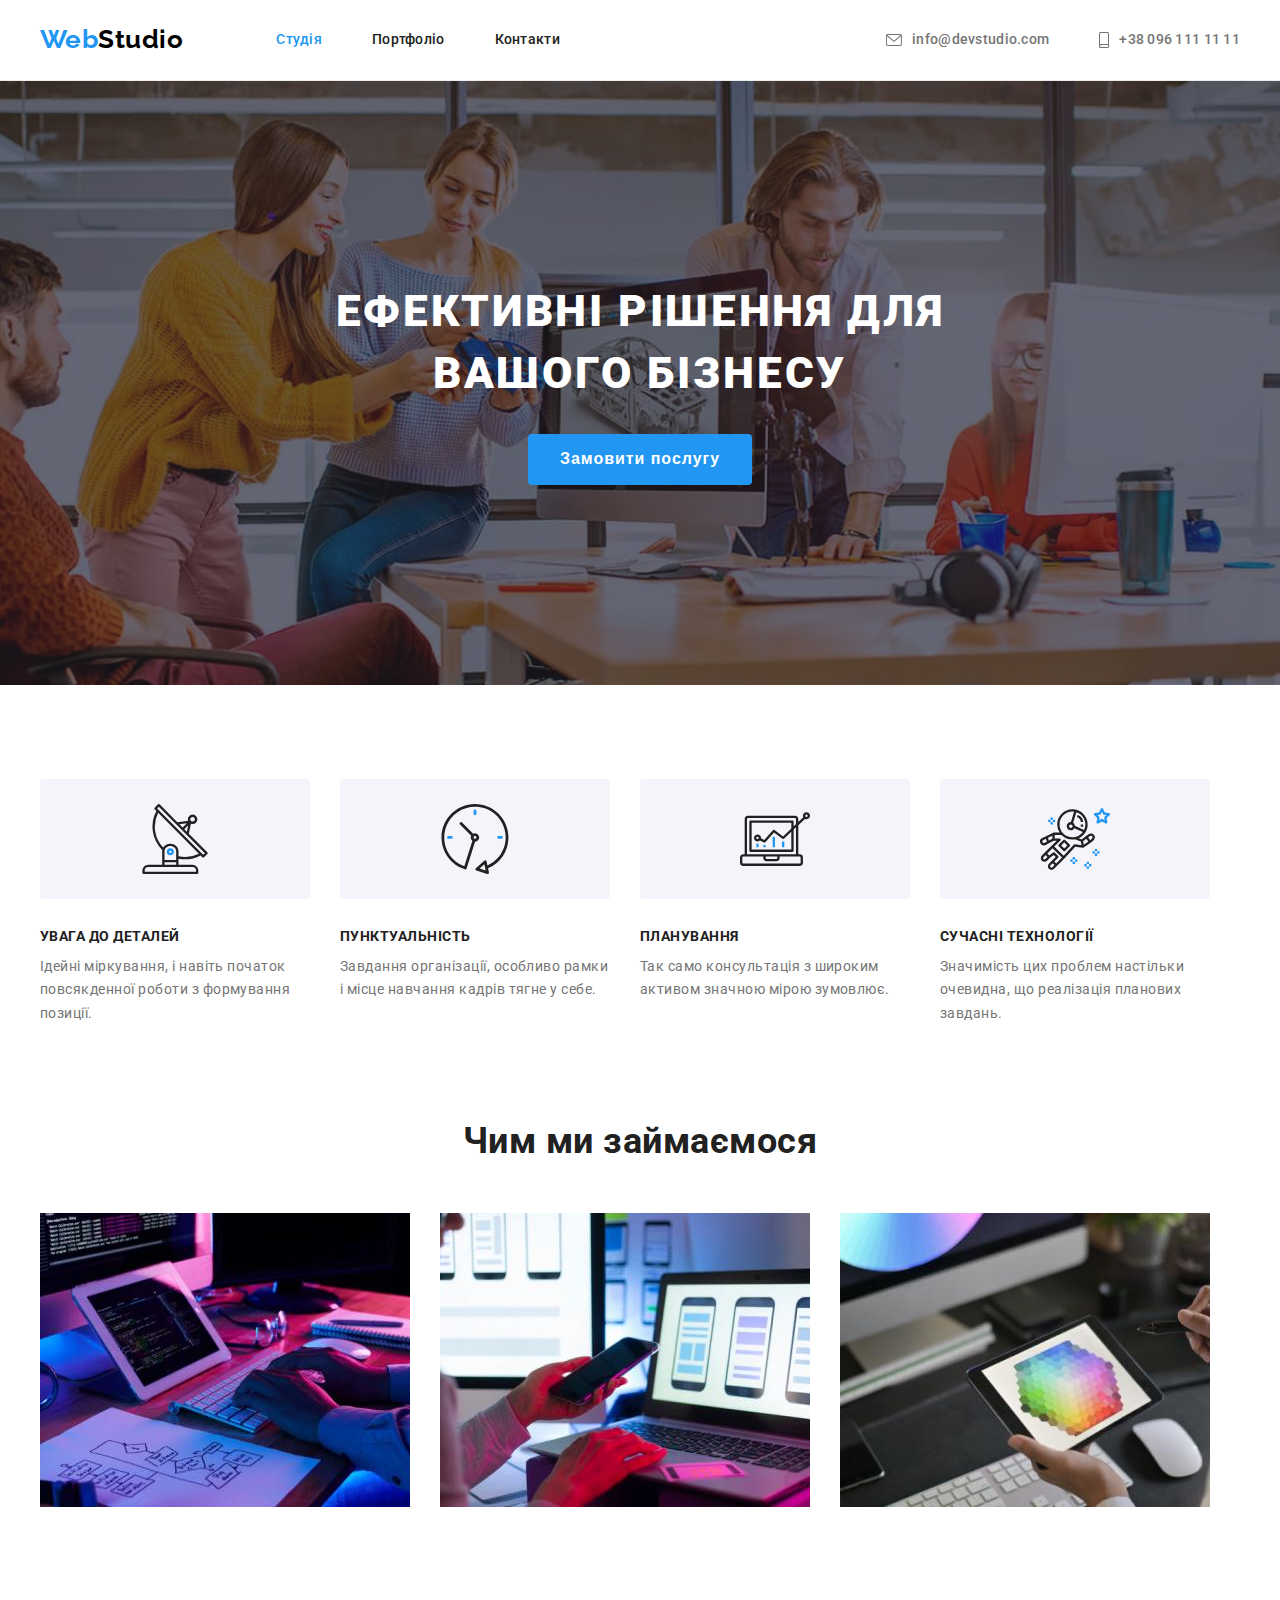
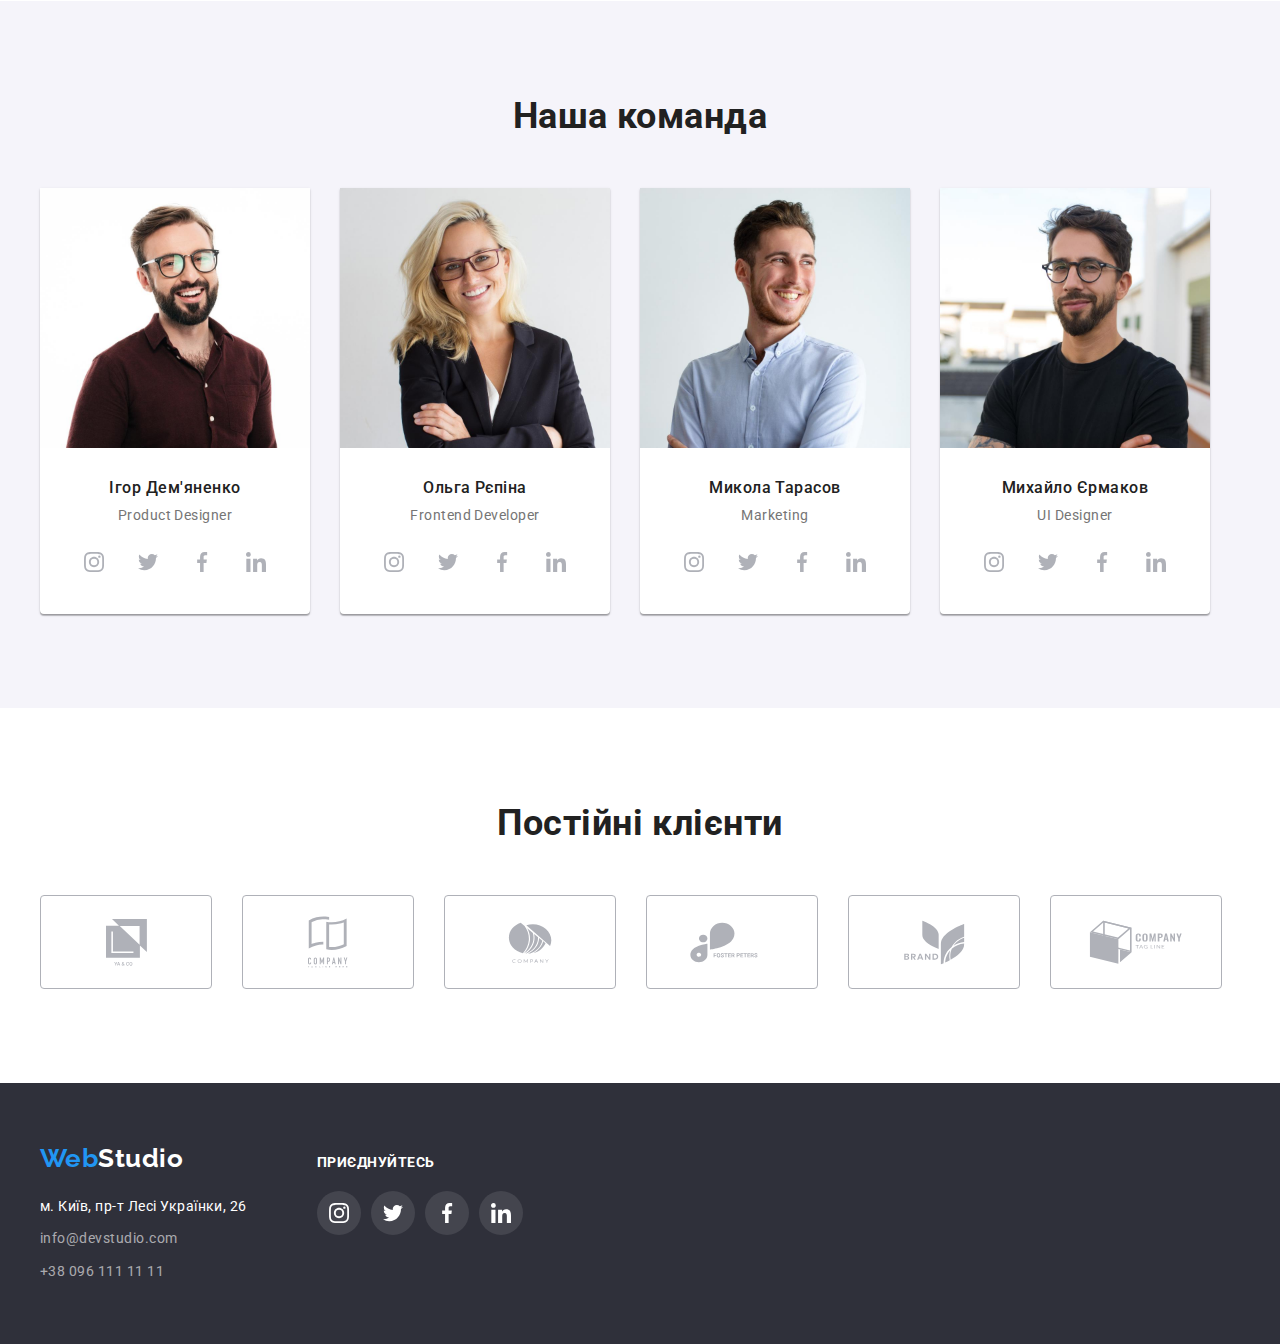
<file: index.html>
<!DOCTYPE html>
<html lang="uk">
  <head>
    <meta charset="UTF-8" />
    <meta http-equiv="X-UA-Compatible" content="IE=edge" />
    <meta name="viewport" content="width=device-width, initial-scale=1.0" />
    <title>WebStudio</title>
    <!-- fonts -->
    <link rel="preconnect" href="https://fonts.googleapis.com" />
    <link rel="preconnect" href="https://fonts.gstatic.com" crossorigin />
    <link
      href="https://fonts.googleapis.com/css2?family=Raleway:wght@700&family=Roboto:wght@400;500;700;900&display=swap"
      rel="stylesheet"
    />
    <!-- css -->
    <link
      rel="stylesheet"
      href="https://cdnjs.cloudflare.com/ajax/libs/modern-normalize/1.1.0/modern-normalize.min.css"
      integrity="sha512-wpPYUAdjBVSE4KJnH1VR1HeZfpl1ub8YT/NKx4PuQ5NmX2tKuGu6U/JRp5y+Y8XG2tV+wKQpNHVUX03MfMFn9Q=="
      crossorigin="anonymous"
      referrerpolicy="no-referrer"
    />
    <link rel="stylesheet" href="./css/styles.css" />
  </head>
  <body>
    <div class="wrapper">
      <!-- HEADER -->
      <header class="page-header">
        <div class="container row">
          <!-- nav -->
          <nav class="page-header-nav">
            <!-- logo -->
            <a class="site-logo link" href="./index.html" lang="en"
              ><span class="logo-accent">Web</span>Studio</a
            >
            <!-- menu -->
            <ul class="site-nav list">
              <li class="item">
                <a class="nav-link link-current point link" href="./index.html" aria-current="page"
                  >Студія</a
                >
              </li>
              <li class="item">
                <a class="nav-link point link" href="./portfolio.html">Портфоліо</a>
              </li>
              <li class="item">
                <a class="nav-link point link" href="">Контакти</a>
              </li>
            </ul>
          </nav>
          <!-- contact -->
          <ul class="site-contacts list">
            <li class="item">
              <a class="contacts-link contact point link" href="mailto:info@devstudio.com" lang="en"
                ><svg class="contacts-icon" width="16" height="12">
                  <use href="./images/icons.svg#icon-envelope"></use>
                </svg>
                info@devstudio.com</a
              >
            </li>
            <li class="item">
              <a class="contacts-link contact point link" href="tel:+380961111111"
                ><svg class="contacts-icon" width="10" height="16">
                  <use href="./images/icons.svg#icon-smartphone"></use>
                </svg>
                +38 096 111 11 11</a
              >
            </li>
          </ul>
        </div>
      </header>
      <!-- MAIN -->
      <main class="page-main">
        <!-- HERO -->
        <section class="hero centered">
          <h1 class="hero-title">
            Ефективні рішення для <br />
            вашого бізнесу
          </h1>
          <button class="button main-button" type="button" data-modal-open>Замовити послугу</button>
        </section>
        <!-- COMPANY ADVANTAGES -->
        <section class="section company-advantages">
          <div class="container">
            <h2 class="visually-hidden">Наші переваги</h2>
            <!-- section-set display: flex & section-set__item margin-right:30 same for  advantages & business & member-team  -->
            <ul class="section-set advantages list">
              <li class="set-item">
                <div class="thumb-inner">
                  <svg class="set-icon icon-advantages" width="70" height="70">
                    <use href="./images/icons.svg#icon-antenna"></use>
                  </svg>
                </div>
                <h3 class="set-title subtitle">УВАГА ДО ДЕТАЛЕЙ</h3>
                <p class="set-description description">
                  Ідейні міркування, і навіть початок повсякденної роботи з формування позиції.
                </p>
              </li>
              <li class="set-item">
                <div class="thumb-inner">
                  <svg class="set-icon icon-advantages" width="70" height="70">
                    <use href="./images/icons.svg#icon-clock"></use>
                  </svg>
                </div>
                <h3 class="set-title subtitle">ПУНКТУАЛЬНІСТЬ</h3>
                <p class="set-description description">
                  Завдання організації, особливо рамки і місце навчання кадрів тягне у себе.
                </p>
              </li>
              <li class="set-item">
                <div class="thumb-inner">
                  <svg class="set-icon icon-advantages" width="70" height="70">
                    <use href="./images/icons.svg#icon-diagram"></use>
                  </svg>
                </div>
                <h3 class="set-title subtitle">ПЛАНУВАННЯ</h3>
                <p class="set-description description">
                  Так само консультація з широким активом значною мірою зумовлює.
                </p>
              </li>
              <li class="set-item">
                <div class="thumb-inner">
                  <svg class="set-icon icon-advantages" width="70" height="70">
                    <use href="./images/icons.svg#icon-astronaut"></use>
                  </svg>
                </div>
                <h3 class="set-title subtitle">СУЧАСНІ ТЕХНОЛОГІЇ</h3>
                <p class="set-description description">
                  Значимість цих проблем настільки очевидна, що реалізація планових завдань.
                </p>
              </li>
            </ul>
          </div>
        </section>
        <!-- Чим ми займаємося -->
        <!-- BUSINESS -->
        <section class="section business centered">
          <div class="container">
            <h2 class="section-title">Чим ми займаємося</h2>
            <!-- section-set display: flex & section-set__item margin-right:30 same for  advantages & business & member-team & clients -->
            <ul class="section-set set-business list">
              <li class="set-item item-business">
                <img
                  class="set-images"
                  src="./images/about_us/img1.jpg"
                  title="Робота за лаптопом"
                  alt="Робота за лаптопом"
                  width="370"
                  height="294"
                />
              </li>
              <li class="set-item item-business">
                <img
                  class="set-images"
                  src="./images/about_us/img2.jpg"
                  title="Зображення телефонів на екрані лаптопу"
                  alt="Зображення телефонів на екрані лаптопу"
                  width="370"
                  height="294"
                />
              </li>
              <li class="set-item item-business">
                <img
                  class="set-images"
                  src="./images/about_us/img3.jpg"
                  title="Палітра кольорів на екрані планшету"
                  alt="Палітра кольорів на екрані планшету"
                  width="370"
                  height="294"
                />
              </li>
            </ul>
          </div>
        </section>
        <!-- Наша команда -->
        <!-- MEMBER TEAM -->
        <!-- section-set display: flex & section-set__item margin-right:30 same for  advantages & business & member-team  -->
        <section class="section member-team centered">
          <div class="container">
            <h2 class="section-title">Наша команда</h2>
            <ul class="section-set set-team list">
              <!-- section-set__item margin-right:30 same for  advantages & business & member-team &  -->
              <!-- Ігор Дем'яненко -->
              <li class="set-item item-member">
                <!-- <div class="img-thumb"> -->
                <img
                  class="set-images images-member"
                  src="./images/team/igor.jpg"
                  title="Ігор Дем'яненко"
                  alt="Ігор Дем'яненко"
                  width="270"
                  height="260"
                />
                <!-- </div> -->
                <!-- member-content -->
                <div class="member-content">
                  <h3 class="set-title title-name title">Ігор Дем'яненко</h3>
                  <p class="set-description description-member description">Product Designer</p>
                  <!-- socials-set -->
                  <ul class="socials-set list">
                    <li class="socials-item">
                      <a
                        href="#"
                        class="socials-link link"
                        target="_blank"
                        rel="noopener noreferrer nofollow"
                        aria-label="Посилання на instagram"
                      >
                        <svg class="socials-icon" width="20" height="20">
                          <use href="./images/icons.svg#icon-instagram"></use>
                        </svg>
                      </a>
                    </li>
                    <li class="socials-item">
                      <a
                        href="#"
                        class="socials-link link"
                        target="_blank"
                        rel="noopener noreferrer nofollow"
                        aria-label="Посилання на twitter"
                      >
                        <svg class="socials-icon" width="20" height="20">
                          <use href="./images/icons.svg#icon-twitter"></use>
                        </svg>
                      </a>
                    </li>
                    <li class="socials-item">
                      <a
                        href="#"
                        class="socials-link link"
                        target="_blank"
                        rel="noopener noreferrer nofollow"
                        aria-label="Посилання на facebook"
                      >
                        <svg class="socials-icon" width="20" height="20">
                          <use href="./images/icons.svg#icon-facebook"></use>
                        </svg>
                      </a>
                    </li>
                    <li class="socials-item">
                      <a
                        href="#"
                        class="socials-link link"
                        target="_blank"
                        rel="noopener noreferrer nofollow"
                        aria-label="Посилання на linkedin"
                      >
                        <svg class="socials-icon" width="20" height="20">
                          <use href="./images/icons.svg#icon-linkedin"></use>
                        </svg>
                      </a>
                    </li>
                  </ul>
                </div>
              </li>
              <!-- Ольга Рєпіна -->
              <li class="set-item item-member">
                <!-- <div class="img-thumb"> -->
                <img
                  class="set-images images-member"
                  src="./images/team/olga.jpg"
                  title="Ольга Рєпіна"
                  alt="Ольга Рєпіна"
                  width="270"
                  height="260"
                />
                <!-- </div> -->
                <!-- member-content -->
                <div class="member-content">
                  <h3 class="set-title title-name title">Ольга Рєпіна</h3>
                  <p class="set-description description-member description">Frontend Developer</p>
                  <!-- socials-set -->
                  <ul class="socials-set list">
                    <li class="socials-item">
                      <a
                        href="#"
                        class="socials-link link"
                        target="_blank"
                        rel="noopener noreferrer nofollow"
                        aria-label="Посилання на instagram"
                      >
                        <svg class="socials-icon" width="20" height="20">
                          <use href="./images/icons.svg#icon-instagram"></use>
                        </svg>
                      </a>
                    </li>
                    <li class="socials-item">
                      <a
                        href="#"
                        class="socials-link link"
                        target="_blank"
                        rel="noopener noreferrer nofollow"
                        aria-label="Посилання на twitter"
                      >
                        <svg class="socials-icon" width="20" height="20">
                          <use href="./images/icons.svg#icon-twitter"></use>
                        </svg>
                      </a>
                    </li>
                    <li class="socials-item">
                      <a
                        href="#"
                        class="socials-link link"
                        target="_blank"
                        rel="noopener noreferrer nofollow"
                        aria-label="Посилання на facebook"
                      >
                        <svg class="socials-icon" width="20" height="20">
                          <use href="./images/icons.svg#icon-facebook"></use>
                        </svg>
                      </a>
                    </li>
                    <li class="socials-item">
                      <a
                        href="#"
                        class="socials-link link"
                        target="_blank"
                        rel="noopener noreferrer nofollow"
                        aria-label="Посилання на linkedin"
                      >
                        <svg class="socials-icon" width="20" height="20">
                          <use href="./images/icons.svg#icon-linkedin"></use>
                        </svg>
                      </a>
                    </li>
                  </ul>
                </div>
              </li>

              <!-- Микола Тарасов -->
              <li class="set-item item-member">
                <!-- <div class="img-thumb"> -->
                <img
                  class="set-images images-member"
                  src="./images/team/mykola.jpg"
                  title="Микола Тарасов"
                  alt="Микола Тарасов"
                  width="270"
                  height="260"
                />
                <!-- </div> -->
                <!-- member-content -->
                <div class="member-content">
                  <h3 class="set-title title-name title">Микола Тарасов</h3>
                  <p class="set-description description-member description">Marketing</p>
                  <!-- socials-set -->
                  <ul class="socials-set list">
                    <li class="socials-item">
                      <a
                        href="#"
                        class="socials-link link"
                        target="_blank"
                        rel="noopener noreferrer nofollow"
                        aria-label="Посилання на instagram"
                      >
                        <svg class="socials-icon" width="20" height="20">
                          <use href="./images/icons.svg#icon-instagram"></use>
                        </svg>
                      </a>
                    </li>
                    <li class="socials-item">
                      <a
                        href="#"
                        class="socials-link link"
                        target="_blank"
                        rel="noopener noreferrer nofollow"
                        aria-label="Посилання на twitter"
                      >
                        <svg class="socials-icon" width="20" height="20">
                          <use href="./images/icons.svg#icon-twitter"></use>
                        </svg>
                      </a>
                    </li>
                    <li class="socials-item">
                      <a
                        href="#"
                        class="socials-link link"
                        target="_blank"
                        rel="noopener noreferrer nofollow"
                        aria-label="Посилання на facebook"
                      >
                        <svg class="socials-icon" width="20" height="20">
                          <use href="./images/icons.svg#icon-facebook"></use>
                        </svg>
                      </a>
                    </li>
                    <li class="socials-item">
                      <a
                        href="#"
                        class="socials-link link"
                        target="_blank"
                        rel="noopener noreferrer nofollow"
                        aria-label="Посилання на linkedin"
                      >
                        <svg class="socials-icon" width="20" height="20">
                          <use href="./images/icons.svg#icon-linkedin"></use>
                        </svg>
                      </a>
                    </li>
                  </ul>
                </div>
              </li>
              <!-- Михайло Єрмаков -->
              <li class="set-item item-member">
                <div class="img-thumb">
                  <img
                    class="set-images images-member"
                    src="./images/team/mykhailo.jpg"
                    title="Михайло Єрмаков"
                    alt="Михайло Єрмаков"
                    width="270"
                    height="260"
                  />
                </div>
                <!-- member-content -->
                <div class="member-content">
                  <h3 class="set-title title-name title">Михайло Єрмаков</h3>
                  <p class="set-description description-member description">UI Designer</p>
                  <!-- socials-set -->
                  <ul class="socials-set list">
                    <li class="socials-item">
                      <a
                        href="#"
                        class="socials-link link"
                        target="_blank"
                        rel="noopener noreferrer nofollow"
                        aria-label="Посилання на instagram"
                      >
                        <svg class="socials-icon" width="20" height="20">
                          <use href="./images/icons.svg#icon-instagram"></use>
                        </svg>
                      </a>
                    </li>
                    <li class="socials-item">
                      <a
                        href="#"
                        class="socials-link link"
                        target="_blank"
                        rel="noopener noreferrer nofollow"
                        aria-label="Посилання на twitter"
                      >
                        <svg class="socials-icon" width="20" height="20">
                          <use href="./images/icons.svg#icon-twitter"></use>
                        </svg>
                      </a>
                    </li>
                    <li class="socials-item">
                      <a
                        href="#"
                        class="socials-link link"
                        target="_blank"
                        rel="noopener noreferrer nofollow"
                        aria-label="Посилання на facebook"
                      >
                        <svg class="socials-icon" width="20" height="20">
                          <use href="./images/icons.svg#icon-facebook"></use>
                        </svg>
                      </a>
                    </li>
                    <li class="socials-item">
                      <a
                        href="#"
                        class="socials-link link"
                        target="_blank"
                        rel="noopener noreferrer nofollow"
                        aria-label="Посилання на linkedin"
                      >
                        <svg class="socials-icon" width="20" height="20">
                          <use href="./images/icons.svg#icon-linkedin"></use>
                        </svg>
                      </a>
                    </li>
                  </ul>
                </div>
              </li>
            </ul>
          </div>
        </section>
        <!-- Постійні клієнти -->
        <!-- CLIENTS -->
        <section class="section centered">
          <div class="container">
            <h2 class="section-title">Постійні клієнти</h2>
            <!-- section-set display: flex & section-set__item margin-right:30 same for  advantages & business & member-team & clients -->
            <ul class="section-set set-clients list">
              <li class="set-item">
                <a
                  href="#"
                  class="set-logo logo-clients link"
                  target="_blank"
                  rel="noopener noreferrer nofollow"
                >
                  <svg class="set-icon icon-clients" width="41" height="47">
                    <use href="./images/icons.svg#icon-client1"></use>
                  </svg>
                </a>
              </li>
              <li class="set-item">
                <a
                  href="#"
                  class="set-logo logo-clients link"
                  target="_blank"
                  rel="noopener noreferrer nofollow"
                >
                  <svg class="set-icon icon-clients" width="40" height="52">
                    <use href="./images/icons.svg#icon-client2"></use>
                  </svg>
                </a>
              </li>
              <li class="set-item">
                <a
                  href="#"
                  class="set-logo logo-clients link"
                  target="_blank"
                  rel="noopener noreferrer nofollow"
                >
                  <svg class="set-icon icon-clients" width="44" height="41">
                    <use href="./images/icons.svg#icon-client3"></use>
                  </svg>
                </a>
              </li>
              <li class="set-item">
                <a
                  href="#"
                  class="set-logo logo-clients link"
                  target="_blank"
                  rel="noopener noreferrer nofollow"
                >
                  <svg class="set-icon icon-clients" width="84" height="41">
                    <use href="./images/icons.svg#icon-client4"></use>
                  </svg>
                </a>
              </li>
              <li class="set-item">
                <a
                  href="#"
                  class="set-logo logo-clients link"
                  target="_blank"
                  rel="noopener noreferrer nofollow"
                >
                  <svg class="set-icon icon-clients" width="63" height="45">
                    <use href="./images/icons.svg#icon-client5"></use>
                  </svg>
                </a>
              </li>
              <li class="set-item">
                <a
                  href="#"
                  class="set-logo logo-clients link"
                  target="_blank"
                  rel="noopener noreferrer nofollow"
                >
                  <svg class="set-icon icon-clients" width="94" height="44">
                    <use href="./images/icons.svg#icon-client6"></use>
                  </svg>
                </a>
              </li>
            </ul>
          </div>
        </section>
      </main>
      <!-- FOOTER -->
      <footer class="page-footer">
        <div class="container">
          <div class="address-content">
            <!-- logo -->
            <a class="site-logo page-footer-logo link" href="/" lang="en"
              ><span class="logo-accent">Web</span>Studio</a
            >
            <!-- address -->
            <address class="footer-address">
              <ul class="address list">
                <li class="address-item">
                  <a
                    class="address-map point link"
                    href="https://goo.gl/maps/CPtrU1FHBa2aNyZL9"
                    target="_blank"
                    rel="noopener noreferrer nofollow"
                    >м. Київ, пр-т Лесі Українки, 26
                  </a>
                </li>
                <li class="address-item">
                  <a class="address-contact point link" href="mailto:info@devstudio.com" lang="en"
                    >info@devstudio.com</a
                  >
                </li>
                <li class="address-item">
                  <a class="address-contact point link" href="tel:+380961111111"
                    >+38 096 111 11 11</a
                  >
                </li>
              </ul>
            </address>
          </div>
          <!-- приєднуйтесь -->
          <div class="centered footer-socials">
            <h3 class="subtitle slogan">Приєднуйтесь</h3>
            <ul class="socials-set list">
              <li class="socials-item">
                <a
                  href="#"
                  class="socials-link link-footer link"
                  target="_blank"
                  rel="noopener noreferrer nofollow"
                  aria-label="Посилання на instagram"
                >
                  <svg class="socials-icon icon-footer" width="20" height="20">
                    <use href="./images/icons.svg#icon-instagram"></use>
                  </svg>
                </a>
              </li>
              <li class="socials-item">
                <a
                  href="#"
                  class="socials-link link-footer link"
                  target="_blank"
                  rel="noopener noreferrer nofollow"
                  aria-label="Посилання на twitter"
                >
                  <svg class="socials-icon icon-footer" width="20" height="20">
                    <use href="./images/icons.svg#icon-twitter"></use>
                  </svg>
                </a>
              </li>
              <li class="socials-item">
                <a
                  href="#"
                  class="socials-link link-footer link"
                  target="_blank"
                  rel="noopener noreferrer nofollow"
                  aria-label="Посилання на facebook"
                >
                  <svg class="socials-icon icon-footer" width="20" height="20">
                    <use href="./images/icons.svg#icon-facebook"></use>
                  </svg>
                </a>
              </li>
              <li class="socials-item">
                <a
                  href="#"
                  class="socials-link link-footer link"
                  target="_blank"
                  rel="noopener noreferrer nofollow"
                  aria-label="Посилання на linkedin"
                >
                  <svg class="socials-icon icon-footer" width="20" height="20">
                    <use href="./images/icons.svg#icon-linkedin"></use>
                  </svg>
                </a>
              </li>
            </ul>
          </div>
        </div>
      </footer>
    </div>
  </body>
</html>
</file>
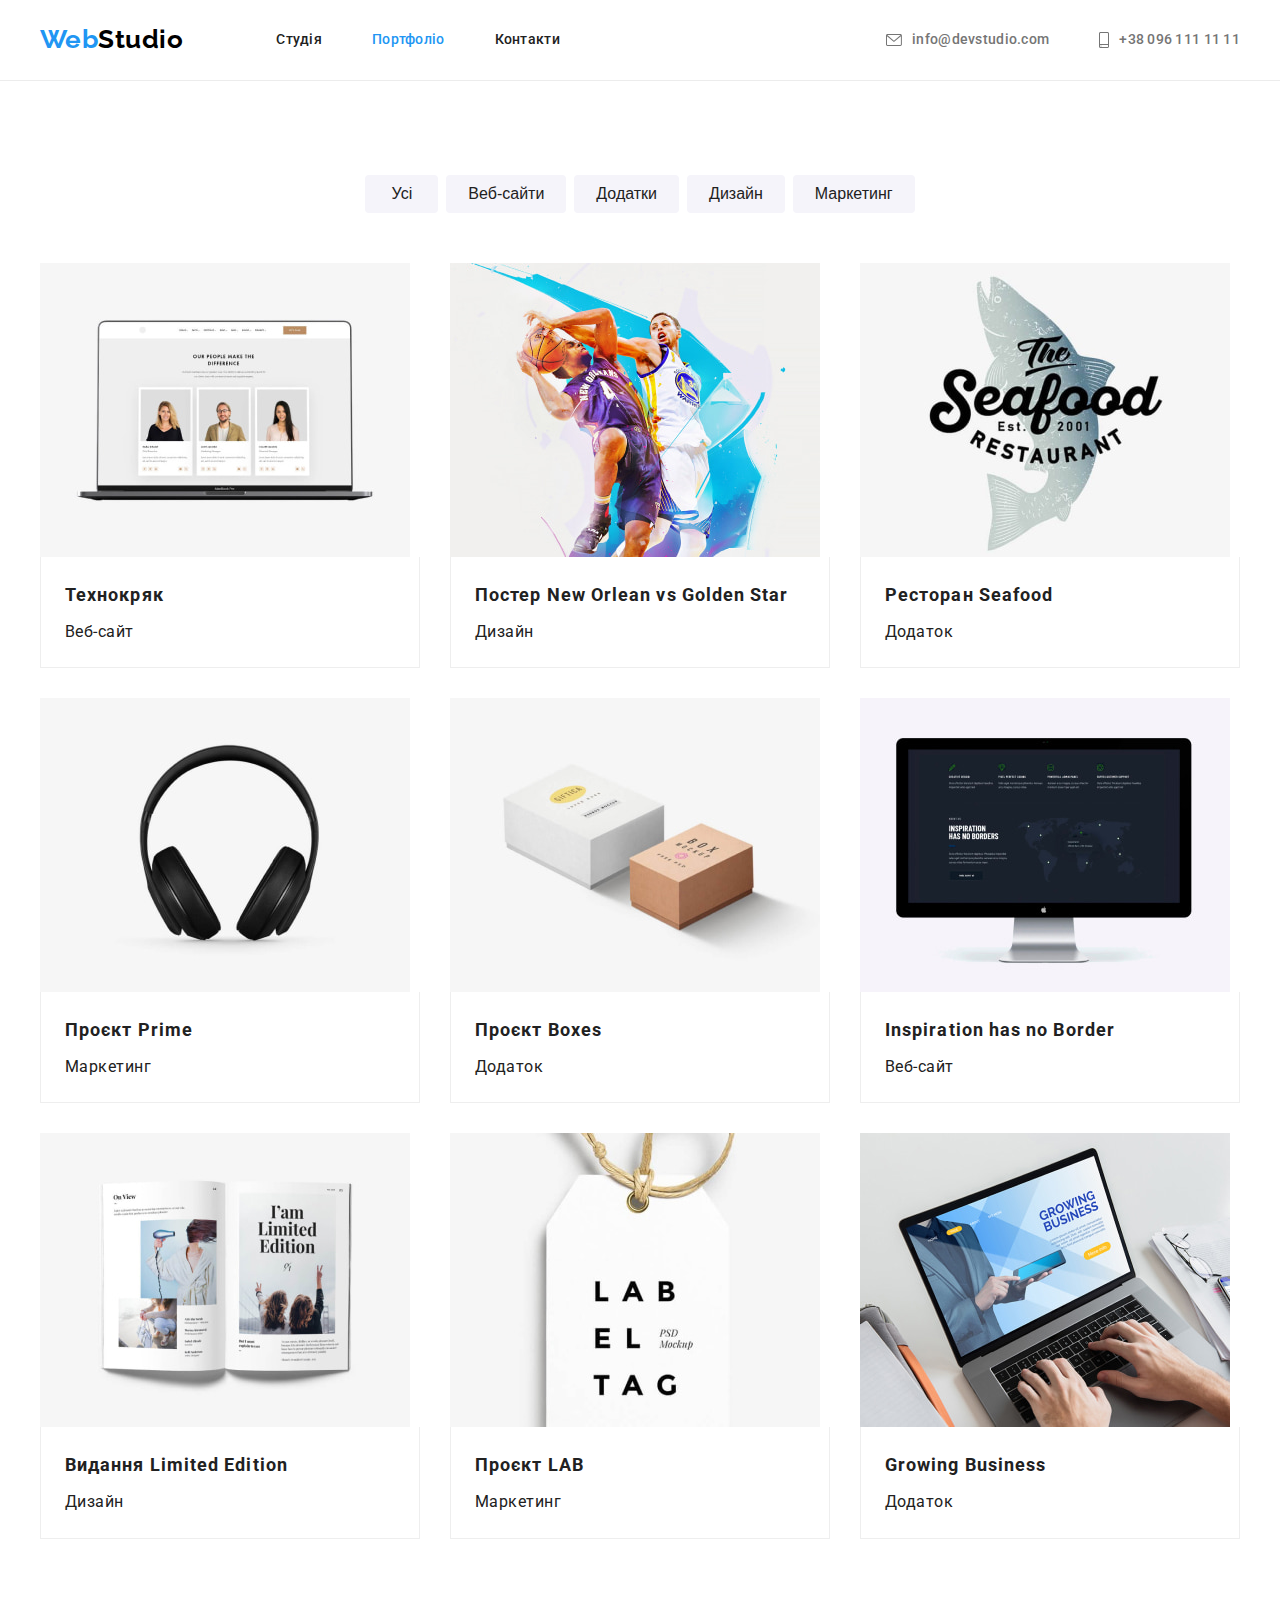
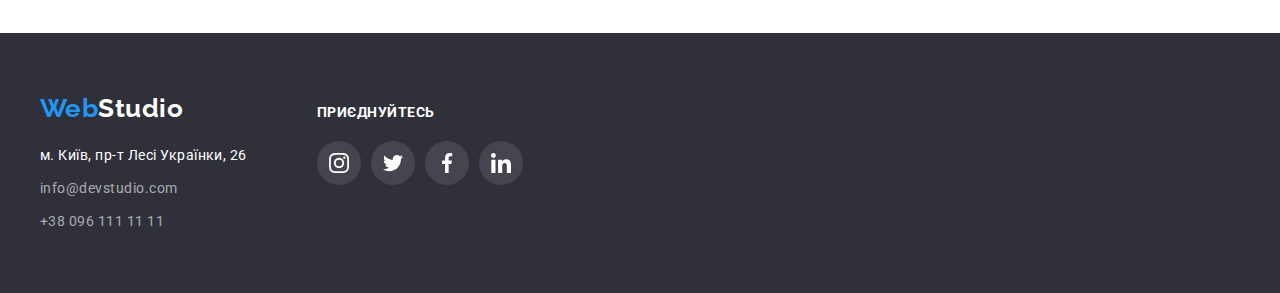
<file: portfolio.html>
<!DOCTYPE html>
<html lang="uk">
  <head>
    <meta charset="UTF-8" />
    <meta http-equiv="X-UA-Compatible" content="IE=edge" />
    <meta name="viewport" content="width=device-width, initial-scale=1.0" />
    <title>WebStudio</title>
    <!-- fonts -->
    <link rel="preconnect" href="https://fonts.googleapis.com" />
    <link rel="preconnect" href="https://fonts.gstatic.com" crossorigin />
    <link
      href="https://fonts.googleapis.com/css2?family=Raleway:wght@700&family=Roboto:wght@400;500;700;900&display=swap"
      rel="stylesheet"
    />
    <!-- css -->
    <link
      rel="stylesheet"
      href="https://cdnjs.cloudflare.com/ajax/libs/modern-normalize/1.1.0/modern-normalize.min.css"
      integrity="sha512-wpPYUAdjBVSE4KJnH1VR1HeZfpl1ub8YT/NKx4PuQ5NmX2tKuGu6U/JRp5y+Y8XG2tV+wKQpNHVUX03MfMFn9Q=="
      crossorigin="anonymous"
      referrerpolicy="no-referrer"
    />
    <link rel="stylesheet" href="./css/styles.css" />
  </head>
  <body>
    <div class="wrapper">
      <!-- HEADER -->
      <header class="page-header">
        <div class="container row">
          <!-- nav -->
          <nav class="page-header-nav">
            <!-- logo -->
            <a class="site-logo link" href="./index.html" lang="en"
              ><span class="logo-accent">Web</span>Studio</a
            >
            <!-- menu -->
            <ul class="site-nav list">
              <li class="item">
                <a class="nav-link point link" href="./index.html">Студія</a>
              </li>
              <li class="item">
                <a
                  class="nav-link link-current point link"
                  href="./portfolio.html"
                  aria-current="page"
                  >Портфоліо</a
                >
              </li>
              <li class="item">
                <a class="nav-link point link" href="">Контакти</a>
              </li>
            </ul>
          </nav>
          <!-- contact -->
          <ul class="site-contacts list">
            <li class="item">
              <a class="contacts-link contact point link" href="mailto:info@devstudio.com" lang="en"
                ><svg class="contacts-icon" width="16" height="12">
                  <use href="./images/icons.svg#icon-envelope"></use>
                </svg>
                info@devstudio.com</a
              >
            </li>
            <li class="item">
              <a class="contacts-link contact point link" href="tel:+380961111111">
                <svg class="contacts-icon" width="10" height="16">
                  <use href="./images/icons.svg#icon-smartphone"></use>
                </svg>
                +38 096 111 11 11</a
              >
            </li>
          </ul>
        </div>
      </header>

      <!-- MAIN -->
      <main class="page-main">
        <!-- PORTFOLIO -->
        <section class="section">
          <div class="container">
            <h1 class="visually-hidden">Portfolio</h1>
            <ul class="filter-cards list">
              <li class="filter-item">
                <button class="button button-filter" type="button">Усі</button>
              </li>
              <li class="filter-item">
                <button class="button button-filter" type="button">Веб-сайти</button>
              </li>
              <li class="filter-item">
                <button class="button button-filter" type="button">Додатки</button>
              </li>
              <li class="filter-item">
                <button class="button button-filter" type="button">Дизайн</button>
              </li>
              <li class="filter-item">
                <button class="button button-filter" type="button">Маркетинг</button>
              </li>
            </ul>

            <ul class="project-cards list">
              <li class="project-item">
                <a class="project-link link" href="#">
                  <img
                    class="project-img"
                    src="./images/portfolio/techno.jpg"
                    title="Лаптоп з зображенням веб-сайту на екрані"
                    alt="Лаптоп з зображенням веб-сайту на екрані"
                    width="370"
                    height="294"
                  />
                  <div class="project-content">
                    <h2 class="project-title">Технокряк</h2>
                    <p class="project-description">Веб-сайт</p>
                  </div>
                </a>
              </li>
              <li class="project-item">
                <a class="project-link link" href="#">
                  <img
                    class="project-img"
                    src="./images/portfolio/poster.jpg"
                    title="Дизайн постеру New Orlean vs Golden Star. Гра двох баскетболістів."
                    alt="Дизайн постеру New Orlean vs Golden Star. Гра двох баскетболістів."
                    width="370"
                    height="294"
                  />
                  <div class="project-content">
                    <h2 class="project-title">Постер New Orlean vs Golden Star</h2>
                    <p class="project-description">Дизайн</p>
                  </div>
                </a>
              </li>

              <li class="project-item">
                <a class="project-link link" href="#">
                  <img
                    class="project-img"
                    src="./images/portfolio/restoraunt.jpg"
                    title="Логотип додатку ресторану морської їжі"
                    alt="Логотип додатку ресторану морської їжі"
                    width="370"
                    height="294"
                  />
                  <div class="project-content">
                    <h2 class="project-title">Ресторан Seafood</h2>
                    <p class="project-description">Додаток</p>
                  </div>
                </a>
              </li>

              <li class="project-item">
                <a class="project-link link" href="#">
                  <img
                    class="project-img"
                    src="./images/portfolio/prime.jpg"
                    title="Накладні бездротові чорні навушники"
                    alt="Накладні бездротові чорні навушники"
                    width="370"
                    height="294"
                  />
                  <div class="project-content">
                    <h2 class="project-title">Проєкт Prime</h2>
                    <p class="project-description">Маркетинг</p>
                  </div>
                </a>
              </li>

              <li class="project-item">
                <a class="project-link link" href="#">
                  <img
                    class="project-img"
                    src="./images/portfolio/boxes.jpg"
                    title="Дві невеликих дизайнерських коробки: біла та темний беж"
                    alt="Дві невеликих дизайнерських коробки: біла та темний беж"
                    width="370"
                    height="294"
                  />
                  <div class="project-content">
                    <h2 class="project-title">Проєкт Boxes</h2>
                    <p class="project-description">Додаток</p>
                  </div>
                </a>
              </li>

              <li class="project-item">
                <a class="project-link link" href="#">
                  <img
                    class="project-img"
                    src="./images/portfolio/inspiration.jpg"
                    title="Веб-сайт на экрані монітору"
                    alt="Веб-сайт на экрані монітору"
                    width="370"
                    height="294"
                  />
                  <div class="project-content">
                    <h2 class="project-title">Inspiration has no Border</h2>
                    <p class="project-description">Веб-сайт</p>
                  </div>
                </a>
              </li>

              <li class="project-item">
                <a class="project-link link" href="#">
                  <img
                    class="project-img"
                    src="./images/portfolio/magazine.jpg"
                    title="Розворот журналу"
                    alt="Розворот журналу"
                    width="370"
                    height="294"
                  />
                  <div class="project-content">
                    <h2 class="project-title">Видання Limited Edition</h2>
                    <p class="project-description">Дизайн</p>
                  </div>
                </a>
              </li>

              <li class="project-item">
                <a class="project-link link" href="#">
                  <img
                    class="project-img"
                    src="./images/portfolio/lab.jpg"
                    title="Біла бірка з надписом Lab El Tag"
                    alt="Біла бірка з надписом Lab El Tag"
                    width="370"
                    height="294"
                  />
                  <div class="project-content">
                    <h2 class="project-title">Проєкт LAB</h2>
                    <p class="project-description">Маркетинг</p>
                  </div>
                </a>
              </li>

              <li class="project-item">
                <a class="project-link link" href="#">
                  <img
                    class="project-img"
                    src="./images/portfolio/business.jpg"
                    title="Зображення чоловічих рук, які друкують на клавиатурі ноутбука"
                    alt="Зображення чоловічих рук, які друкують на клавиатурі ноутбука"
                    width="370"
                    height="294"
                  />
                  <div class="project-content">
                    <h2 class="project-title">Growing Business</h2>
                    <p class="project-description">Додаток</p>
                  </div>
                </a>
              </li>
            </ul>
          </div>
        </section>
      </main>

      <!-- FOOTER -->
      <footer class="page-footer">
        <div class="container">
          <div class="address-content">
            <!-- logo -->
            <a class="site-logo page-footer-logo link" href="/" lang="en"
              ><span class="logo-accent">Web</span>Studio</a
            >
            <!-- address -->
            <address class="footer-address">
              <ul class="address list">
                <li class="address-item">
                  <a
                    class="address-map point link"
                    href="https://goo.gl/maps/CPtrU1FHBa2aNyZL9"
                    target="_blank"
                    rel="noopener noreferrer nofollow"
                    >м. Київ, пр-т Лесі Українки, 26
                  </a>
                </li>
                <li class="address-item">
                  <a class="address-contact point link" href="mailto:info@devstudio.com" lang="en"
                    >info@devstudio.com</a
                  >
                </li>
                <li class="address-item">
                  <a class="address-contact point link" href="tel:+380961111111"
                    >+38 096 111 11 11</a
                  >
                </li>
              </ul>
            </address>
          </div>
          <!-- приєднуйтесь -->
          <div class="centered footer-socials">
            <h3 class="subtitle slogan">Приєднуйтесь</h3>
            <ul class="socials-set list">
              <li class="socials-item">
                <a
                  href="#"
                  class="socials-link link-footer link"
                  target="_blank"
                  rel="noopener noreferrer nofollow"
                  aria-label="Посилання на instagram"
                >
                  <svg class="socials-icon icon-footer" width="20" height="20">
                    <use href="./images/icons.svg#icon-instagram"></use>
                  </svg>
                </a>
              </li>
              <li class="socials-item">
                <a
                  href="#"
                  class="socials-link link-footer link"
                  target="_blank"
                  rel="noopener noreferrer nofollow"
                  aria-label="Посилання на twitter"
                >
                  <svg class="socials-icon icon-footer" width="20" height="20">
                    <use href="./images/icons.svg#icon-twitter"></use>
                  </svg>
                </a>
              </li>
              <li class="socials-item">
                <a
                  href="#"
                  class="socials-link link-footer link"
                  target="_blank"
                  rel="noopener noreferrer nofollow"
                  aria-label="Посилання на facebook"
                >
                  <svg class="socials-icon icon-footer" width="20" height="20">
                    <use href="./images/icons.svg#icon-facebook"></use>
                  </svg>
                </a>
              </li>
              <li class="socials-item">
                <a
                  href="#"
                  class="socials-link link-footer link"
                  target="_blank"
                  rel="noopener noreferrer nofollow"
                  aria-label="Посилання на linkedin"
                >
                  <svg class="socials-icon icon-footer" width="20" height="20">
                    <use href="./images/icons.svg#icon-linkedin"></use>
                  </svg>
                </a>
              </li>
            </ul>
          </div>
        </div>
      </footer>
    </div>
  </body>
</html>
</file>
<file: css/styles.css>
:root {
  /* color */
  --primary-text-color: #212121;
  --secondary-text-color: #757575;
  --accent-dodger-blue: #2196f3;
  --black-logo: #000000;
  --white-color: #ffffff;
  --white-transparent-color: rgba(255, 255, 255, 0.6);
  --comment-modal: rgba(117, 117, 117, 0.5);

  --bg-ghost-white: #f5f4fa;
  --bg-gunmetal: #2f303a;
  --hero-btn-active: #188ce8;
  --bg-footer-social-icons: rgba(255, 255, 255, 0.1);
  --bg-about-abs: rgba(47, 48, 58, 0.8);
  --bg-overlay: rgba(33, 150, 243, 0.9);
  --bg-modal-overlay: rgba(0, 0, 0, 0.2);

  --border-whisper-grey: #eeeeee;
  --border-whisper-white: #ececec;
  --border-clients: #afb1b8;

  --signup-border: rgba(255, 255, 255, 0.3);
  --sign-up-filter: drop-shadow(0px 4px 4px rgba(0, 0, 0, 0.15));

  --border-close-btn: rgba(0, 0, 0, 0.1);
  --modal-form-border: rgba(33, 33, 33, 0.2);

  --team-box-shadow: 0px 1px 3px rgba(0, 0, 0, 0.12), 0px 1px 1px rgba(0, 0, 0, 0.14),
    0px 2px 1px rgba(0, 0, 0, 0.2);
  --active-shadow: 0px 3px 1px rgba(0, 0, 0, 0.1), 0px 1px 2px rgba(0, 0, 0, 0.08),
    0px 2px 2px rgba(0, 0, 0, 0.12);
  --hero-btn-shadow: 0px 4px 4px rgba(0, 0, 0, 0.15);
  --active-project-shadow: 0px 1px 1px rgba(0, 0, 0, 0.12), 0px 4px 4px rgba(0, 0, 0, 0.06),
    1px 4px 6px rgba(0, 0, 0, 0.16);
  --modal-shadow: 0px 1px 3px rgba(0, 0, 0, 0.12), 0px 1px 1px rgba(0, 0, 0, 0.14),
    0px 2px 1px rgba(0, 0, 0, 0.2);

  /* fonts */
  --primary-font-size: 16px;
  --secondary-font-size: 14px;
  --modal-form-font: 12px;
  --modal-form-font-title: 20px;

  --logo-font-size: 26px;
  --hero-font-size: 44px;

  --section-title-font-size: 36px;
  --card-title-font-size: 18px;

  /* weight */
  --primary-weight: 400;
  --primary-bold: 700;
  --accent-weight: 500;
  --hero-weight: 900;

  /* height */
  --header-height: 80px;

  /* transform */
  --timing-function: 250ms cubic-bezier(0.4, 0, 0.2, 1);
}

body {
  height: 100vh;
  /* padding-top: var(--header-height); */
  margin: 0;

  font-family: 'Roboto', sans-serif;
  font-weight: var(--primary-weight); /* 400 */
  font-size: var(--primary-font-size); /* 16px */
  line-height: 1.7;
  letter-spacing: 0.03em;

  color: var(--primary-text-color);
  background-color: var(--white-color);
}

.wrapper {
  min-height: 100vh;
  display: flex;
  flex-direction: column;
}

.page-main {
  flex: 1 1 auto;
}

.list {
  margin: 0;
  padding: 0;

  list-style: none;
}

.link {
  text-decoration: none;
  color: inherit;
}

.container {
  max-width: 1200px; /* 1170 + 15 + 15 */
  padding-right: 15px;
  padding-left: 15px;
  margin-left: auto;
  margin-right: auto;
}

.section {
  padding-top: 94px;
  padding-bottom: 94px;
}

.visually-hidden {
  position: absolute;
  white-space: nowrap;
  width: 1px;
  height: 1px;
  overflow: hidden;
  border: 0;
  padding: 0;
  clip: rect(0 0 0 0);
  clip-path: inset(50%);
  margin: -1px;
}

/* ===================================== HEADER ========================================================= */
/*  */

.page-header {
  /* position: fixed;
  top: 0;
  left: 0;
  z-index: 10; */

  max-width: 100%;
  min-height: var(--header-height);

  background-color: var(--white-color);
  border-bottom: 1px solid var(--border-whisper-white);
}

.row {
  display: flex;
  align-items: center;
}

.page-header-nav {
  display: flex;
  align-items: center;
}

/* logo */
.site-logo {
  display: block;

  color: var(--black-logo);
  font-family: 'Raleway', sans-serif;
  font-size: var(--logo-font-size);
  font-weight: var(--primary-bold);
  line-height: 1.2;
}

.page-footer-logo {
  display: block;
  margin-bottom: 20px;

  color: var(--white-color);
}

.logo-accent {
  color: var(--accent-dodger-blue);
}

/* site-nav & site-contacts */
.site-nav {
  display: flex;
  margin-left: 93px;
}

.site-nav > .item:not(:last-child) {
  margin-right: 50px;
}

.site-contacts {
  display: flex;
  align-items: center;
  margin-left: auto;
}

/* .site-contacts > .item:not(:last-child) {
  margin-right: 50px;
} */

.site-contacts > .item + .item {
  margin-left: 50px;
}

.nav-link,
.site-contacts .contacts-link {
  display: block;
  padding-top: 32px;
  padding-bottom: 32px;

  font-weight: var(--accent-weight);
  font-size: var(--secondary-font-size);
  line-height: 1.14;
  letter-spacing: 0.02em;
}

.nav-link {
  color: var(--primary-text-color);
}

.link-current {
  color: var(--accent-dodger-blue);
}

.contacts-link.contact {
  display: flex;
  align-items: center;

  color: var(--secondary-text-color);
}

.point:hover,
.point:focus {
  color: var(--accent-dodger-blue);
}

.contacts-icon {
  display: inline-block;
  margin-right: 10px;
  fill: currentColor;
}

/* ============================== HERO ==================================================================== */

.hero {
  padding-top: 200px;
  padding-bottom: 200px;
  max-width: 1600px;
  margin-left: auto;
  margin-right: auto;

  background-image: linear-gradient(to right, rgba(47, 48, 58, 0.4), rgba(47, 48, 58, 0.4)),
    url(../images/hero.jpg);
  background-repeat: no-repeat;
  background-size: cover;
  background-position: center;
}

.hero,
.page-footer {
  background-color: var(--bg-gunmetal);
}

.centered {
  text-align: center;
}

.hero-title {
  margin-top: 0;
  margin-bottom: 30px;

  color: var(--white-color);
  font-size: var(--hero-font-size);
  font-weight: var(--hero-weight);
  line-height: 1.4;

  letter-spacing: 0.06em;
  text-transform: uppercase;
}

.button {
  /* border: 1px solid transparent; */
  border: none;
  background-color: transparent;
  cursor: pointer;
}

.main-button {
  min-width: 216px;
  padding: 10px 32px;

  border-radius: 4px;
  background-color: var(--accent-dodger-blue);
  color: var(--white-color);
  font-size: var(--primary-font-size);
  font-weight: var(--primary-bold);

  line-height: 1.9;
  letter-spacing: 0.06em;
}

.main-button:active,
.main-button:hover,
.main-button:focus {
  background-color: var(--hero-btn-active);
  box-shadow: var(--hero-btn-shadow);
}

/* =================================== SECTIONS ===================================================== */

.section-title {
  margin-top: 0;
  margin-bottom: 50px;

  font-size: var(--section-title-font-size);
  font-weight: var(--primary-bold);
  line-height: 1.2;
}

.title {
  margin-top: 0;
  margin-bottom: 10px;

  color: var(--primary-text-color);
  font-weight: var(--accent-weight);
}

.description {
  margin-top: 0;
  margin-bottom: 0;

  color: var(--secondary-text-color);
}

/* ================================  COMPANY ADVANTAGES  ================================================*/

.company-advantages {
  padding-bottom: 47px;
}

.section-set {
  display: flex;
}

.advantages > .set-item {
  max-width: 270px;
}

.section-set > .set-item + .set-item {
  margin-left: 30px;
}

.thumb-inner {
  display: flex;
  align-items: center;
  justify-content: center;

  max-width: 270px;
  min-height: 120px;
  margin-top: 0;
  margin-bottom: 30px;

  background: var(--bg-ghost-white);
  border-radius: 4px;
}

/* the same styles for advantages set-item & footer slogan */
.subtitle {
  margin-top: 0;
  font-weight: var(--primary-bold);
  font-size: var(--secondary-font-size);
  line-height: 1.14;
  text-transform: uppercase;
  color: var(--primary-text-color);
}

.set-title {
  margin-top: 0;
  margin-bottom: 10px;
}

.description {
  margin-top: 0;
  margin-bottom: 0;
}

.set-description {
  font-size: var(--secondary-font-size);
}

/* =============================  BUSINESS  =============================================================*/

.business {
  padding-top: 47px;
}

.item-business {
  display: flex;
  max-width: 370px;
}

/* ========================================  MEMBER TEAM  =================================================*/
.member-team {
  background-color: var(--bg-ghost-white);
}

.item-member {
  max-width: 270px;
  background-color: var(--white-color);
  box-shadow: var(--team-box-shadow);
  border-radius: 0px 0px 4px 4px;

  line-height: 1.2;
}

.images-member {
  display: block;
}

.member-content {
  padding-top: 30px;
  padding-bottom: 30px;
  padding-left: 10px;
  padding-right: 10px;
}

.title-name {
  font-size: var(--primary-font-size);
  font-weight: var(--accent-weight);
}

.description-member {
  margin-bottom: 16px;
}

.socials-set {
  display: inline-flex;
  align-items: center;
  justify-content: center;
  margin-top: 0;
  margin-bottom: 0;
}

.socials-item:not(:last-child) {
  margin-right: 10px;
}

.socials-link {
  display: flex;
  align-items: center;
  justify-content: center;
  width: 44px;
  height: 44px;
  border-radius: 50%;

  color: var(--border-clients);
  background-color: transparent;

  transition: color var(--timing-function), background-color var(--timing-function);
}

.socials-link:hover,
.socials-link:focus {
  background-color: var(--accent-dodger-blue);
  color: var(--white-color);
}

.socials-icon {
  fill: currentColor;
}
/* ===================================== CLIENTS  ========================================================= */
/* Постійні клієнти */

.logo-clients {
  display: flex;
  align-items: center;
  justify-content: center;
  min-width: 170px;
  min-height: 92px;
  color: var(--border-clients);
  border: 1px solid var(--border-clients);
  border-radius: 4px;
}

.logo-clients:hover,
.logo-clients:focus,
.logo-clients:active {
  color: var(--accent-dodger-blue);
  border: 1px solid var(--accent-dodger-blue);
}

.icon-clients {
  fill: currentColor;
}

/* ===========================   FOOTER  ====================================================================*/

.page-footer > .container {
  display: flex;
  align-items: baseline;

  padding-top: 60px;
  padding-bottom: 60px;
}

.address {
  margin-top: 0;
  margin-bottom: 0;

  font-style: normal;
  font-size: var(--secondary-font-size);
}

.address-item:not(:last-child) {
  margin-bottom: 9px;
}

.address-map {
  color: var(--white-color);
}

.address-contact {
  color: var(--white-transparent-color);
}

/* приєднуйтесь */
/* socials-item  */
.footer-socials {
  margin-left: 70px;
}

.footer-socials > .slogan {
  margin-top: 0;
  margin-bottom: 20px;

  color: var(--white-color);
  text-align: left;
}

.link-footer {
  background-color: var(--bg-footer-social-icons);
  color: var(--white-color);
}

.icon-footer {
  fill: currentColor;
}

/* =============================== PORTFOLIO PAGE  ======================================================== */
/* filter */

.filter-cards {
  display: flex;
  justify-content: center;
  margin-top: 0;
  margin-bottom: 50px;
}

.filter-item:not(:last-child) {
  margin-right: 8px;
}

.button-filter {
  display: block;
  min-width: 73px;
  padding: 6px 22px;

  background-color: var(--bg-ghost-white);
  color: var(--primary-text-color);

  font-weight: var(--accent-weight);
  font-size: var(--primary-font-size);
  line-height: 1.6;

  border-radius: 4px;
}

.button-filter:hover,
.button-filter:focus,
.button-filter:active {
  color: var(--white-color);
  background-color: var(--accent-dodger-blue);
  box-shadow: var(--active-shadow);
}

/* ================================ project-cards ========================================================= */

.project-cards {
  display: flex;
  flex-wrap: wrap;
}

.project-item {
  width: calc((100% - 60px) / 3);
  margin-right: 30px;
  margin-bottom: 30px;
}

.project-item:nth-child(3n) {
  margin-right: 0;
}

.project-item:nth-last-child(-n + 3) {
  margin-bottom: 0;
}

.project-img {
  display: block;
  max-width: 100%;
  margin-top: 0;
  margin-bottom: 0;
}

.project-content {
  padding-left: 24px;
  padding-right: 24px;
  padding-bottom: 20px;
  padding-top: 20px;

  border-left: 1px solid var(--border-whisper-grey);
  border-right: 1px solid var(--border-whisper-grey);
  border-bottom: 1px solid var(--border-whisper-grey);
}

.project-title {
  margin-top: 0;
  margin-bottom: 4px;
  font-weight: var(--primary-bold);
  font-size: var(--card-title-font-size);
  line-height: 2;
  letter-spacing: 0.06em;
}

.project-description {
  margin-top: 0;
  margin-bottom: 0;
  line-height: 1.9;
}

.project-item:hover,
.project-item:active,
.project-item:focus-within {
  box-shadow: var(--active-project-shadow);
}

/* =========================================================================== */
</file>
